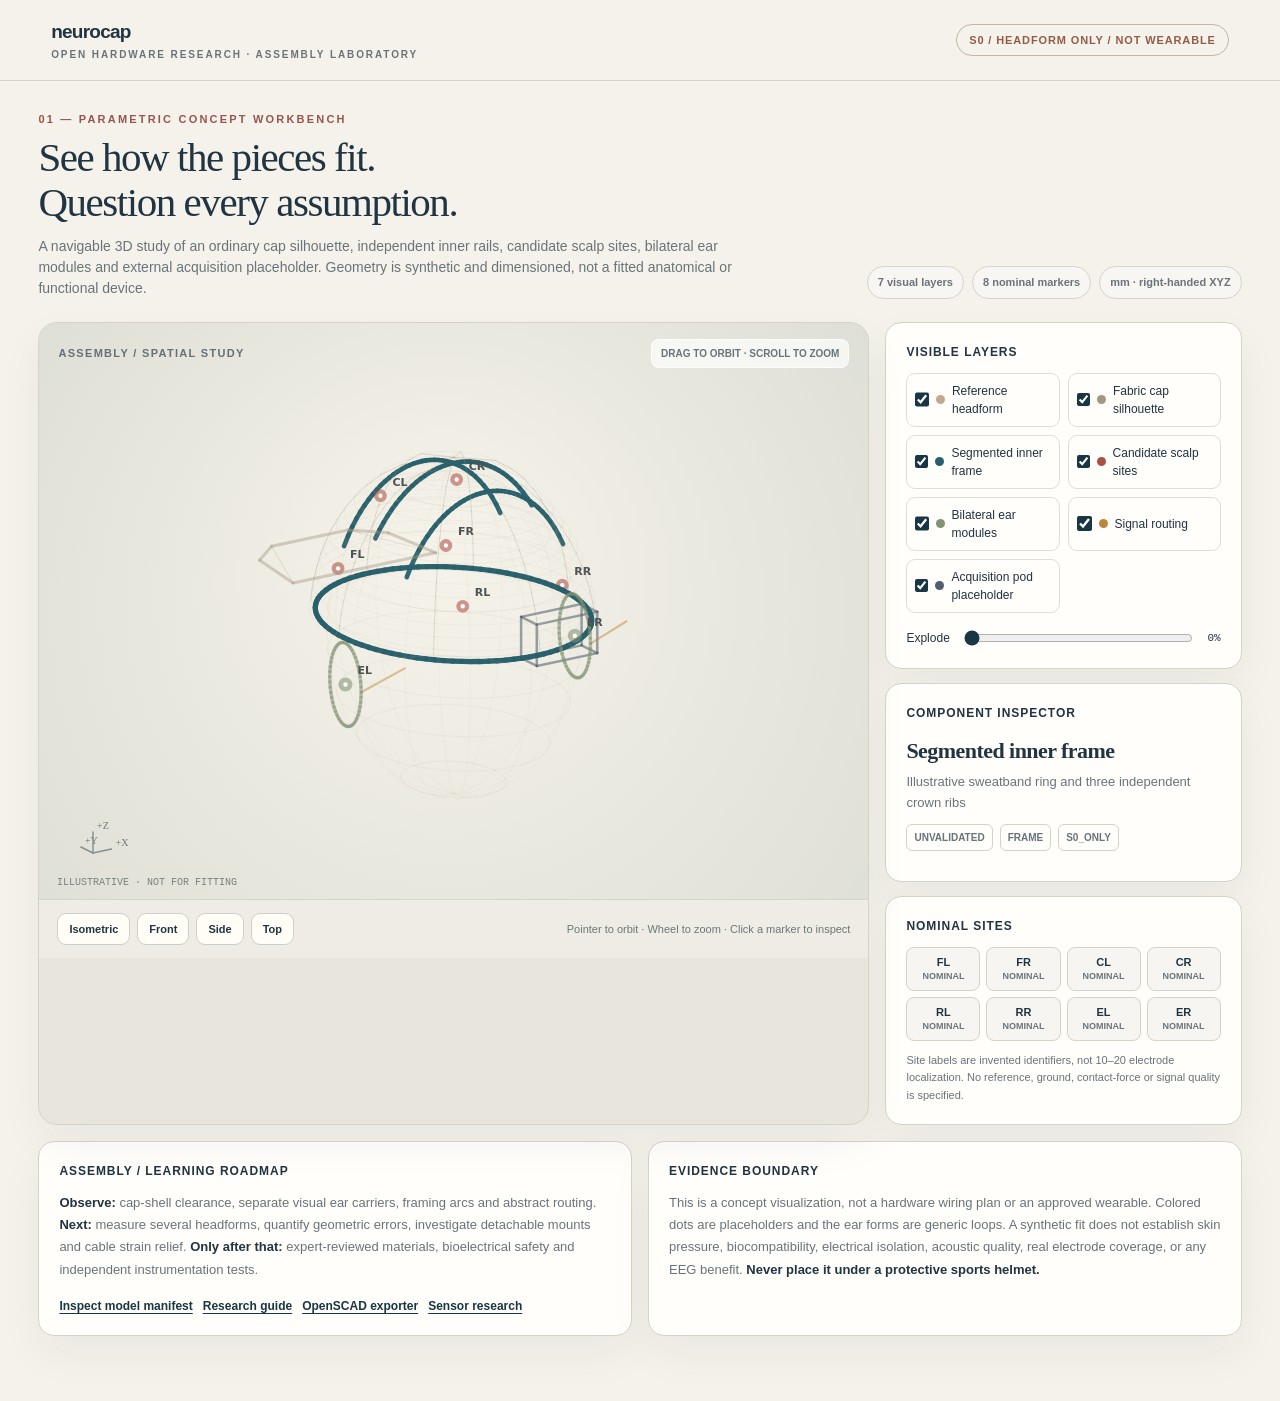
<file: cad/neurocap/index.html>
<!doctype html>
<html lang="en">
<head>
<meta charset="utf-8">
<meta name="viewport" content="width=device-width,initial-scale=1">
<title>NeuroCap | Assembly Laboratory</title>
<style>
:root{--paper:#f5f2eb;--ink:#203441;--muted:#68747a;--line:#d7d2c8;--white:#fffefb;--navy:#193644;--maroon:#96564c;--tan:#bca88a;--shadow:0 18px 44px #1c30400d}
*{box-sizing:border-box}body{margin:0;background:var(--paper);color:var(--ink);font-family:Inter,ui-sans-serif,-apple-system,BlinkMacSystemFont,"Segoe UI",sans-serif;line-height:1.5}button,input{font:inherit}
header{display:flex;align-items:center;justify-content:space-between;border-bottom:1px solid var(--line);padding:18px clamp(18px,4vw,64px);gap:20px;flex-wrap:wrap}
.brand{font-weight:760;letter-spacing:-.04em;font-size:19px}.brand small{font-size:10px;letter-spacing:.19em;text-transform:uppercase;display:block;font-weight:550;color:var(--muted)}
.status{font-size:11px;letter-spacing:.08em;font-weight:720;border:1px solid #c4b5aa;border-radius:99px;padding:7px 12px;color:#935c47}
main{max-width:1510px;margin:auto;padding:30px clamp(16px,3vw,48px) 65px}
.intro{display:flex;justify-content:space-between;gap:30px;align-items:flex-end;margin-bottom:23px}.eyebrow{font-size:11px;font-weight:770;letter-spacing:.2em;color:var(--maroon);text-transform:uppercase;margin:0 0 8px}
h1{font-family:Georgia,"Times New Roman",serif;font-size:clamp(29px,3.2vw,49px);line-height:1.11;letter-spacing:-.035em;font-weight:500;margin:0 0 10px}p{margin:0}.intro p:not(.eyebrow){color:var(--muted);max-width:730px;font-size:14px}
.labels{display:flex;gap:8px;flex-wrap:wrap}.chip{border:1px solid var(--line);padding:7px 10px;border-radius:99px;font-size:11px;font-weight:650;color:var(--muted);white-space:nowrap;background:#ffffff50}
.layout{display:grid;grid-template-columns:minmax(0,1.68fr) minmax(280px,.72fr);gap:16px}.stage{background:#e7e5dc;border:1px solid var(--line);border-radius:19px;overflow:hidden;position:relative;box-shadow:var(--shadow)}
.stagebar{position:absolute;z-index:2;left:19px;top:16px;right:19px;display:flex;justify-content:space-between;align-items:center;gap:12px;pointer-events:none}.stagebar span{font-size:11px;letter-spacing:.12em;font-weight:800;color:#647078;text-transform:uppercase}.stagebar strong{font-size:10px;background:#ffffffae;border:1px solid #ffffffba;border-radius:8px;padding:6px 9px;font-weight:700;color:#68747a}
canvas{display:block;width:100%;height:min(64vh,610px);min-height:385px;touch-action:none;cursor:grab}canvas:active{cursor:grabbing}
.footbar{border-top:1px solid #d5d4cb;display:flex;align-items:center;justify-content:space-between;gap:10px;flex-wrap:wrap;padding:13px 18px;background:#f4f2eb7d}
.buttons{display:flex;gap:7px;flex-wrap:wrap}button{border:1px solid #cbd0ca;border-radius:9px;padding:7px 11px;background:#fffdf6;color:var(--ink);font-size:11px;font-weight:700;cursor:pointer}button:hover,button:focus-visible{border-color:var(--navy);background:#fff}
.helper{font-size:11px;color:#6d7775}.panel{display:flex;flex-direction:column;gap:14px}
section.card{padding:20px;background:var(--white);border-radius:16px;border:1px solid var(--line);box-shadow:var(--shadow)}
h2{margin:0 0 12px;font-size:12px;letter-spacing:.08em;text-transform:uppercase;font-weight:820}h3{font-size:22px;font-weight:600;letter-spacing:-.025em;margin:0 0 5px;font-family:Georgia,serif}.desc{font-size:13px;line-height:1.6;color:var(--muted)}.partlist{display:grid;grid-template-columns:1fr 1fr;gap:8px}
.part{display:flex;align-items:center;gap:7px;font-size:12px;color:var(--ink);border:1px solid #e0ddd5;border-radius:9px;padding:8px;cursor:pointer}
.part input{accent-color:var(--navy);width:15px;height:15px;margin:0}.dot{width:9px;height:9px;border-radius:50%;display:inline-block;flex:0 0 auto}
.component-meta{display:flex;gap:7px;flex-wrap:wrap;margin:10px 0}.micro{font-size:10px;border:1px solid var(--line);padding:5px 7px;border-radius:6px;color:var(--muted);font-weight:680}
.slider{display:flex;gap:12px;align-items:center;margin-top:15px;font-size:12px}.slider input{width:100%;accent-color:var(--navy)}
.sites{display:grid;grid-template-columns:repeat(4,minmax(0,1fr));gap:6px}.site{border:1px solid var(--line);border-radius:8px;padding:6px;text-align:center;font-size:11px;font-weight:730;background:#f7f5f1}.site small{display:block;font-size:9px;color:var(--muted);font-weight:550}
.lower{display:grid;grid-template-columns:1fr 1fr;gap:16px;margin-top:16px}.lower .card{min-height:175px}.notes{font-size:13px;color:var(--muted);line-height:1.7}.notes strong{color:var(--ink)}.links{display:flex;gap:10px;flex-wrap:wrap;margin-top:16px}.links a{color:var(--navy);text-underline-offset:3px;font-size:12px;font-weight:700}
.error{color:#9e3636;background:#fff1ea;padding:12px;border-radius:10px;font-size:12px;display:none;margin:10px}.mono{font-family:ui-monospace,SFMono-Regular,Consolas,monospace;font-size:11px}
@media(max-width:900px){.layout{grid-template-columns:1fr}.panel{display:grid;grid-template-columns:1fr 1fr}.intro{flex-direction:column;align-items:flex-start}.lower{grid-template-columns:1fr}}
@media(max-width:620px){header{padding:14px 17px}main{padding:25px 12px 45px}.panel{grid-template-columns:1fr}.partlist{grid-template-columns:1fr 1fr}canvas{height:440px;min-height:340px}.sites{grid-template-columns:repeat(4,1fr)}}
</style>
</head>
<body>
<header><div class="brand">neurocap <small>Open hardware research · Assembly laboratory</small></div><span class="status">S0 / HEADFORM ONLY / NOT WEARABLE</span></header>
<main>
<div class="intro">
  <div><p class="eyebrow">01 — Parametric concept workbench</p><h1>See how the pieces fit.<br>Question every assumption.</h1>
  <p>A navigable 3D study of an ordinary cap silhouette, independent inner rails, candidate scalp sites, bilateral ear modules and external acquisition placeholder. Geometry is synthetic and dimensioned, not a fitted anatomical or functional device.</p></div>
  <div class="labels"><span class="chip">7 visual layers</span><span class="chip">8 nominal markers</span><span class="chip">mm · right-handed XYZ</span></div>
</div>
<div class="layout">
  <div class="stage">
    <div class="stagebar"><span>Assembly / spatial study</span><strong>DRAG TO ORBIT · SCROLL TO ZOOM</strong></div>
    <canvas id="view" aria-label="Rotatable schematic three-dimensional cap and ear assembly with nominal marker positions"></canvas>
    <div class="error" role="alert" id="error"></div>
    <div class="footbar">
      <div class="buttons"><button data-view="iso">Isometric</button><button data-view="front">Front</button><button data-view="side">Side</button><button data-view="top">Top</button></div>
      <span class="helper">Pointer to orbit · Wheel to zoom · Click a marker to inspect</span>
    </div>
  </div>
  <aside class="panel">
    <section class="card"><h2>Visible layers</h2><div id="parts" class="partlist"></div>
      <div class="slider"><span style="white-space:nowrap">Explode</span><input id="explode" type="range" min="0" max="100" value="0" aria-label="Exploded assembly distance"><span id="explodeValue" class="mono">0%</span></div>
    </section>
    <section class="card"><h2>Component inspector</h2><h3 id="selected">Assembly overview</h3><p class="desc" id="description">Select a layer or marker to inspect its purpose, limitations and upstream dimension manifest.</p><div id="meta" class="component-meta"><span class="micro">S0 synthetic only</span></div></section>
    <section class="card"><h2>Nominal sites</h2><div class="sites" id="sites"></div><p class="desc" style="margin-top:11px;font-size:11px">Site labels are invented identifiers, not 10–20 electrode localization. No reference, ground, contact-force or signal quality is specified.</p></section>
  </aside>
</div>
<div class="lower">
  <section class="card"><h2>Assembly / learning roadmap</h2><p class="notes"><strong>Observe:</strong> cap-shell clearance, separate visual ear carriers, framing arcs and abstract routing. <strong>Next:</strong> measure several headforms, quantify geometric errors, investigate detachable mounts and cable strain relief. <strong>Only after that:</strong> expert-reviewed materials, bioelectrical safety and independent instrumentation tests.</p><div class="links"><a href="manifest.json">Inspect model manifest</a><a href="../../docs/neurocap-assembly-workbench-v1.md">Research guide</a><a href="build.py">OpenSCAD exporter</a><a href="../../docs/neurocap-sensor-layout-research-v1.md">Sensor research</a></div></section>
  <section class="card"><h2>Evidence boundary</h2><p class="notes">This is a concept visualization, not a hardware wiring plan or an approved wearable. Colored dots are placeholders and the ear forms are generic loops. A synthetic fit does not establish skin pressure, biocompatibility, electrical isolation, acoustic quality, real electrode coverage, or any EEG benefit. <strong>Never place it under a protective sports helmet.</strong></p></section>
</div>
</main>
<script>
"use strict";
const canvas=document.getElementById("view"), ctx=canvas.getContext("2d");
const colors={headform:"#c4a78f",cap:"#a39780",frame:"#28606c",scalp:"#aa5046",ears:"#819275",routing:"#bd863e",pod:"#505f6d"};
const state={data:null,yaw:0.58,pitch:0.33,zoom:1.02,explode:0,selected:"frame",drag:null,hot:[],visible:{}};
const byId=id=>document.getElementById(id);
const rad=d=>d*Math.PI/180, range=(n,fn)=>Array.from({length:n},(_,i)=>fn(i));
const addLine=(shapes,part,a,b,width=1,opacity=1)=>shapes.push({type:"line",part,a,b,width,opacity});
const addPoint=(shapes,part,p,label,size=5)=>shapes.push({type:"point",part,p,label,size});
function surface(g,polar,az){const t=rad(polar),p=rad(az),r=g.radii_mm;return [r[0]*Math.sin(t)*Math.cos(p),r[1]*Math.sin(t)*Math.sin(p),r[2]*Math.cos(t)];}
function fromShape(g,side){return [side*g.ear_center_x_mm,g.ear_center_y_mm,g.ear_center_z_mm];}
function scene(data){
 const g=data.geometry,r=g.radii_mm, shapes=[];
 // Thin latitude/longitude meridians make the reference transparent.
 for(let z=-0.91;z<=0.91;z+=0.26){const t=Math.acos(z);range(60,i=>{let a=2*Math.PI*i/60,b=2*Math.PI*(i+1)/60;addLine(shapes,"headform",[r[0]*Math.sin(t)*Math.cos(a),r[1]*Math.sin(t)*Math.sin(a),r[2]*z],[r[0]*Math.sin(t)*Math.cos(b),r[1]*Math.sin(t)*Math.sin(b),r[2]*z],.8,.26);});}
 range(12,i=>{let a=2*Math.PI*i/12;range(30,j=>{let t=Math.PI*j/30,u=Math.PI*(j+1)/30;addLine(shapes,"headform",[r[0]*Math.sin(t)*Math.cos(a),r[1]*Math.sin(t)*Math.sin(a),r[2]*Math.cos(t)],[r[0]*Math.sin(u)*Math.cos(a),r[1]*Math.sin(u)*Math.sin(a),r[2]*Math.cos(u)],.7,.19);});});
 // Crown shell is wireframed; opacity is intentionally NOT simulated material.
 let cosLimit=g.band_z_mm/(r[2]+g.cap_shell_gap_mm);
 range(13,i=>{let z=cosLimit+(1-cosLimit)*i/13,t=Math.acos(z),u=Math.acos(cosLimit+(1-cosLimit)*(i+1)/13);range(72,j=>{let a=2*Math.PI*j/72,b=2*Math.PI*(j+1)/72,R=[r[0]+g.cap_shell_gap_mm,r[1]+g.cap_shell_gap_mm,r[2]+g.cap_shell_gap_mm];addLine(shapes,"cap",[R[0]*Math.sin(t)*Math.cos(a),R[1]*Math.sin(t)*Math.sin(a),R[2]*z],[R[0]*Math.sin(t)*Math.cos(b),R[1]*Math.sin(t)*Math.sin(b),R[2]*z],.75,.15);if(j%9===0)addLine(shapes,"cap",[R[0]*Math.sin(t)*Math.cos(a),R[1]*Math.sin(t)*Math.sin(a),R[2]*z],[R[0]*Math.sin(u)*Math.cos(a),R[1]*Math.sin(u)*Math.sin(a),R[2]*Math.cos(u)],1,.5);});});
 const yFront=r[1]+g.cap_shell_gap_mm+2,zBrim=g.band_z_mm+1.5,W=g.brim_width_mm/2,L=g.brim_length_mm;
 const brim=[[-W*.82,yFront,zBrim],[W*.82,yFront,zBrim],[W*.74,yFront+L*.74,zBrim+1],[W*.44,yFront+L,zBrim+2],[-W*.44,yFront+L,zBrim+2],[-W*.74,yFront+L*.74,zBrim+1]];
 brim.forEach((p,i)=>addLine(shapes,"cap",p,brim[(i+1)%brim.length],3,.75));
 for(const s of [-1,1])addLine(shapes,"cap",[s*W*.82,yFront,zBrim],[s*W*.44,yFront+L,zBrim+2],1.1,.35);
 // Lower perimeter and three independent cross-cap conceptual ribs.
 let k=Math.sqrt(1-Math.pow(g.band_z_mm/r[2],2));
 range(96,i=>{let a=2*Math.PI*i/96,b=2*Math.PI*(i+1)/96;addLine(shapes,"frame",[(k*r[0]+g.band_offset_mm)*Math.cos(a),(k*r[1]+g.band_offset_mm)*Math.sin(a),g.band_z_mm],[(k*r[0]+g.band_offset_mm)*Math.cos(b),(k*r[1]+g.band_offset_mm)*Math.sin(b),g.band_z_mm],3.4,.98);});
 for(const y of g.rib_y_mm){range(38,i=>{let x=-g.rib_half_span_mm+2*g.rib_half_span_mm*i/38,X=-g.rib_half_span_mm+2*g.rib_half_span_mm*(i+1)/38;let z=v=>r[2]*Math.sqrt(Math.max(0,1-(v/r[0])**2-(y/r[1])**2))+g.band_offset_mm;addLine(shapes,"frame",[x,y,z(x)],[X,y,z(X)],3,.95);});}
 for(const site of data.scalp_sites)addPoint(shapes,"scalp",surface(g,site.polar_deg,site.azimuth_deg),site.id,6.4);
 for(const site of data.ear_sites){const s=site.side,c=fromShape(g,s);range(50,i=>{let a=2*Math.PI*i/50,b=2*Math.PI*(i+1)/50;addLine(shapes,"ears",[c[0],c[1]+g.ear_y_radius_mm*Math.cos(a),c[2]+g.ear_z_radius_mm*Math.sin(a)],[c[0],c[1]+g.ear_y_radius_mm*Math.cos(b),c[2]+g.ear_z_radius_mm*Math.sin(b)],3.5,.92);});addPoint(shapes,"ears",c,site.id,7);addLine(shapes,"routing",[c[0],c[1]-g.ear_y_radius_mm,c[2]],[s*(r[0]+g.band_offset_mm),-r[1]*.8,g.band_z_mm],2.1,.85);}
 const c=g.pod_center_mm,sz=g.pod_size_mm,verts=[];
 for(let sx of [-1,1])for(let sy of [-1,1])for(let sz0 of [-1,1])verts.push([c[0]+sx*sz[0]/2,c[1]+sy*sz[1]/2,c[2]+sz0*sz[2]/2]);
 verts.forEach((v,i)=>verts.forEach((u,j)=>{if(j>i&&v.filter((n,k)=>Math.abs(n-u[k])>.01).length===1)addLine(shapes,"pod",v,u,2.5,1);}));
 return shapes;
}
function lifted(part,p){
 const e=state.explode;
 if(part==="cap")return[p[0],p[1],p[2]+37*e];
 if(part==="frame")return[p[0],p[1],p[2]+12*e];
 if(part==="scalp")return[p[0]*(1+.12*e),p[1]*(1+.12*e),p[2]+15*e];
 if(part==="ears")return[p[0]+(p[0]>0?1:-1)*35*e,p[1],p[2]-9*e];
 if(part==="routing")return[p[0]+(p[0]>0?1:-1)*13*e,p[1]-10*e,p[2]];
 if(part==="pod")return[p[0],p[1]-48*e,p[2]];
 return p;
}
function rotate(p){
 let cy=Math.cos(state.yaw),sy=Math.sin(state.yaw),cp=Math.cos(state.pitch),sp=Math.sin(state.pitch);
 let x=p[0]*cy-p[1]*sy,y=p[0]*sy+p[1]*cy,z=p[2];
 return [x, z*cp+y*sp, y*cp-z*sp];
}
function project(p,w,h,scale){let a=rotate(p);return {x:w/2+a[0]*scale,y:h*.54-a[1]*scale,depth:a[2]};}
function draw(){
 const d=state.data;if(!d)return;
 const box=canvas.getBoundingClientRect(),dpr=Math.min(window.devicePixelRatio||1,2),w=Math.max(320,box.width),h=Math.max(340,box.height);
 if(canvas.width!==Math.round(w*dpr)||canvas.height!==Math.round(h*dpr)){canvas.width=Math.round(w*dpr);canvas.height=Math.round(h*dpr);}
 ctx.setTransform(dpr,0,0,dpr,0,0);ctx.clearRect(0,0,w,h);
 const grad=ctx.createRadialGradient(w*.48,h*.39,20,w*.5,h*.55,w*.65);grad.addColorStop(0,"#f5f2e9");grad.addColorStop(1,"#ddded5");ctx.fillStyle=grad;ctx.fillRect(0,0,w,h);
 const scale=Math.min(w/400,h/390)*state.zoom;
 const shapes=scene(d).filter(s=>state.visible[s.part]);
 const items=shapes.map(s=>{const a=project(lifted(s.part,s.a||s.p),w,h,scale),b=s.b?project(lifted(s.part,s.b),w,h,scale):null;return {...s,A:a,B:b,depth:(a.depth+(b?b.depth:a.depth))/2};}).sort((a,b)=>a.depth-b.depth);
 const selected=state.selected;state.hot=[];
 for(const s of items){const focus=s.part===selected,alpha=s.opacity===undefined?1:s.opacity;ctx.strokeStyle=colors[s.part];ctx.fillStyle=colors[s.part];ctx.globalAlpha=alpha*(selected&&!focus?.57:1);
 if(s.type==="line"){ctx.beginPath();ctx.lineCap="round";ctx.lineWidth=s.width*(focus?1.55:1);ctx.moveTo(s.A.x,s.A.y);ctx.lineTo(s.B.x,s.B.y);ctx.stroke();}
 else{ctx.beginPath();ctx.arc(s.A.x,s.A.y,s.size*(focus?1.35:1),0,2*Math.PI);ctx.fill();ctx.globalAlpha=1;ctx.fillStyle="#fffdf9";ctx.beginPath();ctx.arc(s.A.x,s.A.y,2.2,0,2*Math.PI);ctx.fill();ctx.font="700 11px ui-sans-serif,system-ui";ctx.fillStyle="#4c5254";ctx.fillText(s.label,s.A.x+12,s.A.y-10);state.hot.push(s);}
 }
 ctx.globalAlpha=1;
 // Reference axes in an uncluttered corner; pure geometry semantics.
 const axes=[[26,0,0,"+X"],[0,26,0,"+Y"],[0,0,26,"+Z"]],origin=project([0,0,0],115,h-90,0.85);
 for(const [x,y,z,label] of axes){let a=rotate([x,y,z]);ctx.strokeStyle="#879091";ctx.lineWidth=1.5;ctx.beginPath();ctx.moveTo(54,h-46);ctx.lineTo(54+a[0]*.85,h-46-a[1]*.85);ctx.stroke();ctx.font="10px ui-sans-serif";ctx.fillStyle="#697579";ctx.fillText(label,58+a[0]*.85,h-49-a[1]*.85);}
 ctx.font="10px ui-monospace,monospace";ctx.fillStyle="#79827f";ctx.fillText("ILLUSTRATIVE · NOT FOR FITTING",18,h-14);
}
function selectPart(id){state.selected=id;const part=state.data.components.find(p=>p.id===id);byId("selected").textContent=part?part.title:id;byId("description").textContent=part?part.purpose:"Nominal marker for spatial discussion only. No measured electrode location or validated signal.";byId("meta").innerHTML="";for(const val of ["UNVALIDATED",id.toUpperCase(),part?part.qualification:"NOMINAL"]){let span=document.createElement("span");span.className="micro";span.textContent=val;byId("meta").appendChild(span);}draw();}
function initialize(d){
 if(d.status!=="UNVALIDATED_NONWEARABLE_CONCEPT"||d.origin!=="SYNTHETIC_NONHUMAN_HEADFORM"){throw new Error("Manifest must remain an unvalidated synthetic headform study");}
 state.data=d;
 const list=byId("parts"),sites=byId("sites");
 for(const item of d.components){state.visible[item.id]=true;const label=document.createElement("label");label.className="part";const input=document.createElement("input");input.type="checkbox";input.checked=true;input.addEventListener("change",()=>{state.visible[item.id]=input.checked;draw();});const dot=document.createElement("i");dot.className="dot";dot.style.background=colors[item.id];const name=document.createElement("span");name.textContent=item.title;name.style.cursor="pointer";name.addEventListener("click",e=>{e.preventDefault();selectPart(item.id);});label.append(input,dot,name);list.appendChild(label);}
 for(const site of [...d.scalp_sites,...d.ear_sites]){let node=document.createElement("div");node.className="site";let title=document.createElement("span");title.textContent=site.id;let sub=document.createElement("small");sub.textContent=site.status;node.append(title,sub);sites.appendChild(node);}
 selectPart("frame");
}
canvas.addEventListener("pointerdown",e=>{canvas.setPointerCapture(e.pointerId);state.drag={x:e.clientX,y:e.clientY,moved:false};});
canvas.addEventListener("pointermove",e=>{if(!state.drag)return;let dx=e.clientX-state.drag.x,dy=e.clientY-state.drag.y;state.drag.x=e.clientX;state.drag.y=e.clientY;if(Math.abs(dx)+Math.abs(dy)>1)state.drag.moved=true;state.yaw+=dx*.009;state.pitch=Math.max(-1.3,Math.min(1.42,state.pitch+dy*.009));draw();});
canvas.addEventListener("pointerup",e=>{if(!state.drag)return;let moved=state.drag.moved;state.drag=null;if(!moved){const box=canvas.getBoundingClientRect();let x=e.clientX-box.left,y=e.clientY-box.top;let near=state.hot.map(s=>({s,dist:Math.hypot(s.A.x-x,s.A.y-y)})).sort((a,b)=>a.dist-b.dist)[0];if(near&&near.dist<24)selectPart(near.s.part);}});
canvas.addEventListener("wheel",e=>{e.preventDefault();state.zoom=Math.max(.55,Math.min(2.6,state.zoom*Math.exp(-e.deltaY*.0009)));draw();},{passive:false});
byId("explode").addEventListener("input",e=>{state.explode=Number(e.target.value)/100;byId("explodeValue").textContent=e.target.value+"%";draw();});
for(const button of document.querySelectorAll("[data-view]"))button.addEventListener("click",()=>{const preset={iso:[.58,.33],front:[0,0],side:[Math.PI/2,0],top:[0,Math.PI/2-0.01]}[button.dataset.view];state.yaw=preset[0];state.pitch=preset[1];draw();});
window.addEventListener("resize",draw);
fetch("manifest.json").then(r=>{if(!r.ok)throw new Error("HTTP "+r.status);return r.json();}).then(initialize).catch(e=>{byId("error").style.display="block";byId("error").textContent="Could not load manifest.json: "+e.message+". Start a local server here with: python -m http.server 8766, then visit http://localhost:8766/";});
</script>
</body>
</html>
</file>
